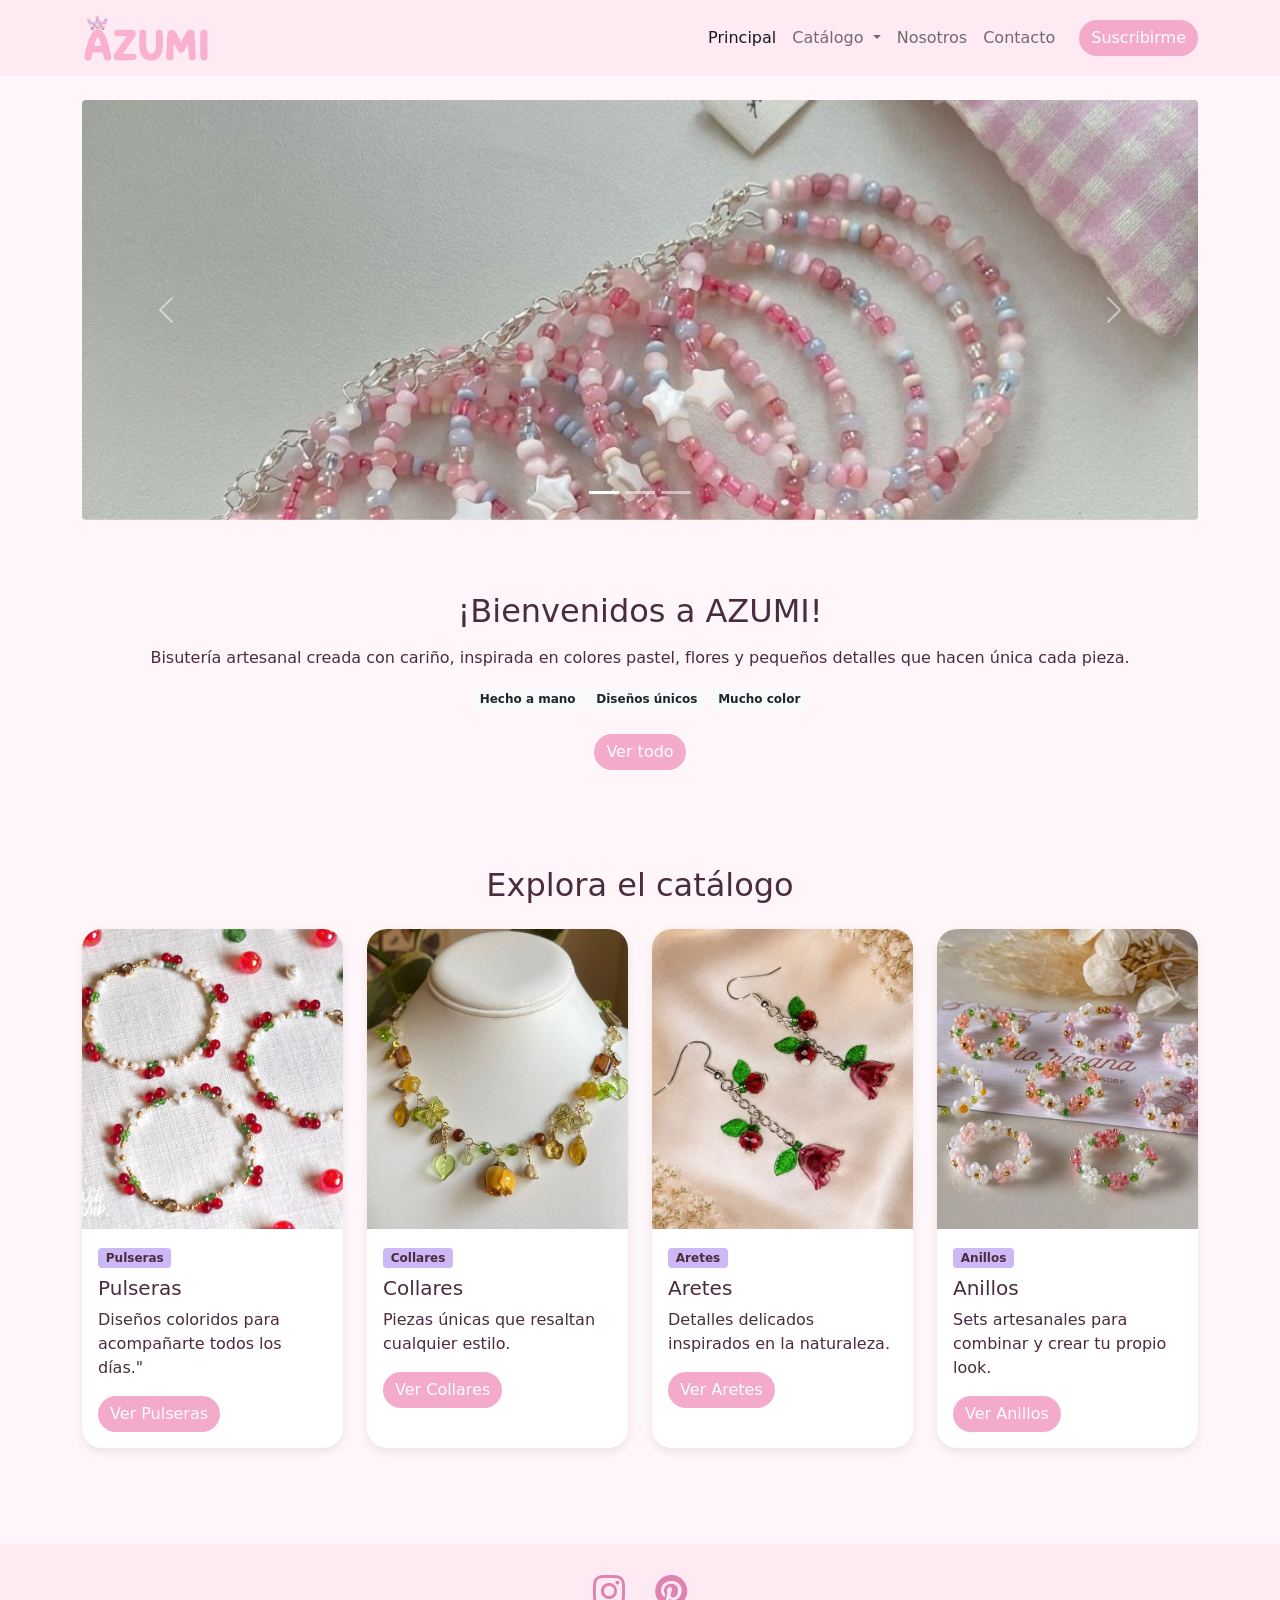
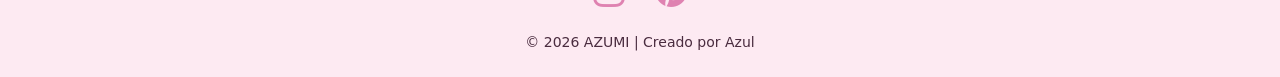
<file: index.html>
<!DOCTYPE html>
<html lang="es">
<head>
    <meta charset="UTF-8">
    <meta name="viewport" content="width=device-width, initial-scale=1.0">
    <meta name="author" content="Azul">
    <meta name="description" content="AZUMI: Bisuteria echa a mano">
    <title>AZUMI</title>
    <link rel="icon" href="imagenes/logo-a-azumi.png" type="png" >
    <link rel="stylesheet" href="css/bootstrap.min.css">
    <link rel="stylesheet" href="css/styles.css">
    <link rel="stylesheet" href="https://cdn.jsdelivr.net/npm/bootstrap-icons@1.11.3/font/bootstrap-icons.min.css">
</head>
<body>
<!--Navbar-->
<nav class="navbar navbar-expand-lg navbar-light sticky-top" style="background:#fdeaf2;">
  <div class="container">
    <a class="navbar-brand" href="index.html">
      <img src="imagenes/logo-azumi.png" alt="" height="50px">
    </a>
    <button class="navbar-toggler" type="button" data-bs-toggle="collapse" data-bs-target="#navbarNavDropdown" aria-controls="navbarNavDropdown" aria-expanded="false" aria-label="Toggle navigation">
      <span class="navbar-toggler-icon"></span>
    </button>
    <div class="collapse navbar-collapse" id="navbarNavDropdown">
      <ul class="navbar-nav ms-auto">
        <li class="nav-item">
          <a class="nav-link active" aria-current="page" href="index.html">Principal</a>
        </li>
        <li class="nav-item dropdown">
          <a class="nav-link dropdown-toggle" href="#" id="navbarDropdownMenuLink" role="button" data-bs-toggle="dropdown" aria-expanded="false">
            Catálogo
          </a>
          <ul class="dropdown-menu" aria-labelledby="navbarDropdownMenuLink">
            <li><a class="dropdown-item" href="pulseras.html">Pulseras</a></li>
            <li><a class="dropdown-item" href="collares.html">Collares</a></li>
            <li><a class="dropdown-item" href="aretes.html">Aretes</a></li>
            <li><a class="dropdown-item" href="anillos.html">Anillos</a></li>
          </ul>
        </li>
        <li class="nav-item">
          <a class="nav-link" href="acerca_de.html">Nosotros</a>
        </li>
        <li class="nav-item">
          <a class="nav-link" href="contacto.html">Contacto</a>
        </li>
      </ul>
      <a class="btn btn-rosa ms-lg-3 mt-2 mt-lg-0" href="suscripcion.html">Suscribirme</a>
    </div>
  </div>
</nav>

<main class="container my-4">
 
  <!--carrusel-->
  <div id="carrusel" class="carousel slide mb-4" data-bs-ride="carousel">
  <div class="carousel-indicators">
    <button type="button" data-bs-target="#carrusel" data-bs-slide-to="0" class="active" aria-current="true" aria-label="Slide 1"></button>
    <button type="button" data-bs-target="#carrusel" data-bs-slide-to="1" aria-label="Slide 2"></button>
    <button type="button" data-bs-target="#carrusel" data-bs-slide-to="2" aria-label="Slide 3"></button>
  </div>
  <div class="carousel-inner rounded">
    <div class="carousel-item active">
      <img src="imagenes/carrusel_imagen1.jpg" class="d-block w-100" alt="...">
    </div>
    <div class="carousel-item">
      <img src="imagenes/carrusel_imagen2.jpg" class="d-block w-100" alt="...">
    </div>
    <div class="carousel-item">
      <img src="imagenes/carrusel_imagen3.jpg" class="d-block w-100" alt="...">
    </div>
  </div>
  <button class="carousel-control-prev" type="button" data-bs-target="#carrusel" data-bs-slide="prev">
    <span class="carousel-control-prev-icon" aria-hidden="true"></span>
    <span class="visually-hidden">Previous</span>
  </button>
  <button class="carousel-control-next" type="button" data-bs-target="#carrusel" data-bs-slide="next">
    <span class="carousel-control-next-icon" aria-hidden="true"></span>
    <span class="visually-hidden">Next</span>
  </button>
  </div>


  <section class="bienvenida text-center py-5 mb-5">
    <h2 class="mb-3">¡Bienvenidos a AZUMI!</h2>

    <p class="mx-auto descripcion">
        Bisutería artesanal creada con cariño, inspirada en colores pastel,
        flores y pequeños detalles que hacen única cada pieza.
    </p>

    <div class="mt-3">
        <span class="badge bg-light text-dark">Hecho a mano</span>
        <span class="badge bg-light text-dark">Diseños únicos</span>
        <span class="badge bg-light text-dark">Mucho color</span>
    </div>

    <div class="mt-4">
        <a href="catalogo.html" class="btn btn-rosa">
            Ver todo
        </a>
    </div>
</section>

  
  <div class="text-center mb-4">
    <h2 class="mb-0">Explora el catálogo</h2>
  </div>
  <div class="row">
  <div class="col-md-3 mb-4">
    <div class="card h-100">
        <img src="imagenes/pulserasprincipal.jpg" class="card-img-top" alt="Pulseras">
        <div class="card-body">
          <span class="badge badge-genero mb-2">Pulseras</span>
          <h5 class="card-title">Pulseras</h5>
          <p class="card-text">Diseños coloridos para acompañarte todos los días."</p>
          <a class="btn btn-rosa" href="pulseras.html">Ver Pulseras</a>
        </div>
    </div>
  </div>
  <div class="col-md-3 mb-4">
    <div class="card h-100">
      <img src="imagenes/collarprincipal.jpg" class="card-img-top" alt="Collares">
      <div class="card-body">
        <span class="badge badge-genero mb-2">Collares</span>
        <h5 class="card-title">Collares</h5>
        <p class="card-text">Piezas únicas que resaltan cualquier estilo.</p>
        <a class="btn btn-rosa" href="collares.html">Ver Collares</a>
      </div>
    </div>
  </div>
  <div class="col-md-3 mb-4">
    <div class="card h-100">
      <img src="imagenes/aretesprincipal.jpg" class="card-img-top" alt="Aretes">
      <div class="card-body">
        <span class="badge badge-genero mb-2">Aretes</span>
        <h5 class="card-title">Aretes</h5>
        <p class="card-text">Detalles delicados inspirados en la naturaleza.</p>
        <a class="btn btn-rosa" href="aretes.html">Ver Aretes</a>
      </div>
    </div>
  </div>
  <div class="col-md-3 mb-4">
    <div class="card h-100">
      <img src="imagenes/anillosprincipal.jpg" class="card-img-top" alt="Anillos">
      <div class="card-body">
        <span class="badge badge-genero mb-2">Anillos</span>
        <h5 class="card-title">Anillos</h5>
        <p class="card-text">Sets artesanales para combinar y crear tu propio look.</p>
        <a class="btn btn-rosa" href="anillos.html">Ver Anillos</a>
      </div>
    </div>
  </div>
  </div>
</main>
<!--Footer-->
<footer class="footer-azumi mt-5 py-4">
    <div class="container text-center">
        <div class="social-icons mb-3">
            <a href="https://instagram.com/azullitooz" target="_blank"><i class="bi bi-instagram"></i></a>
            <a href="https://pinterest.com/" target="_blank"><i class="bi bi-pinterest"></i></a>
        </div> 
        <p class="mb-0 small">© 2026 AZUMI | Creado por Azul</p>
    </div>
</footer>
<script src="js/bootstrap.bundle.min.js"></script>
</body>
</html>
</file>
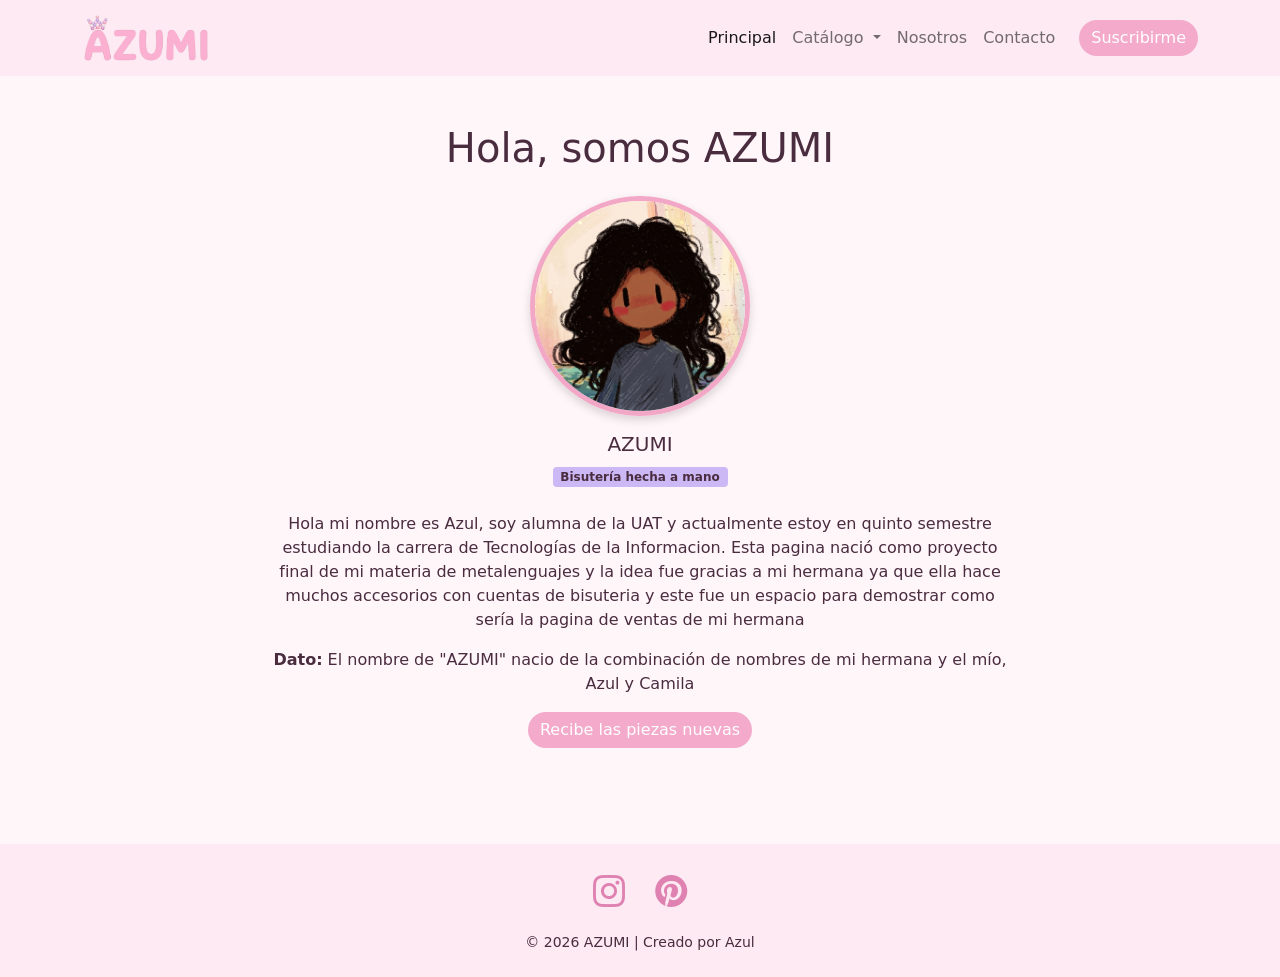
<file: acerca_de.html>
<!DOCTYPE html>
<html lang="es">
<head>
    <meta charset="UTF-8">
    <meta name="viewport" content="width=device-width, initial-scale=1.0">
    <meta name="author" content="Azul">
    <meta name="description" content="AZUMI: Bisuteria echa a mano">
    <title>AZUMI</title>
    <link rel="icon" href="imagenes/logo-a-azumi.png" type="png" >
    <link rel="stylesheet" href="css/bootstrap.min.css">
    <link rel="stylesheet" href="css/styles.css">
    <link rel="stylesheet" href="https://cdn.jsdelivr.net/npm/bootstrap-icons@1.11.3/font/bootstrap-icons.min.css">
</head>
<body>
<nav class="navbar navbar-expand-lg navbar-light sticky-top" style="background:#fdeaf2;">
  <div class="container">
    <a class="navbar-brand" href="index.html">
      <img src="imagenes/logo-azumi.png" alt="" height="50px">
    </a>
    <button class="navbar-toggler" type="button" data-bs-toggle="collapse" data-bs-target="#navbarNavDropdown" aria-controls="navbarNavDropdown" aria-expanded="false" aria-label="Toggle navigation">
      <span class="navbar-toggler-icon"></span>
    </button>
    <div class="collapse navbar-collapse" id="navbarNavDropdown">
      <ul class="navbar-nav ms-auto">
        <li class="nav-item">
          <a class="nav-link active" aria-current="page" href="index.html">Principal</a>
        </li>
        <li class="nav-item dropdown">
          <a class="nav-link dropdown-toggle" href="#" id="navbarDropdownMenuLink" role="button" data-bs-toggle="dropdown" aria-expanded="false">
            Catálogo
          </a>
          <ul class="dropdown-menu" aria-labelledby="navbarDropdownMenuLink">
            <li><a class="dropdown-item" href="pulseras.html">Pulseras</a></li>
            <li><a class="dropdown-item" href="collares.html">Collares</a></li>
            <li><a class="dropdown-item" href="aretes.html">Aretes</a></li>
            <li><a class="dropdown-item" href="anillos.html">Anillos</a></li>
          </ul>
        </li>
        <li class="nav-item">
          <a class="nav-link" href="acerca_de.html">Nosotros</a>
        </li>
        <li class="nav-item">
          <a class="nav-link" href="contacto.html">Contacto</a>
        </li>
      </ul>
      <a class="btn btn-rosa ms-lg-3 mt-2 mt-lg-0" href="suscripcion.html">Suscribirme</a>
    </div>
  </div>
</nav>

<main class="container my-5">
    <div class="text-center mb-4">
        <h1>Hola, somos AZUMI</h1>
    </div>
    <div class="row justify-content-center">
        <div class="col-md-8 text-center">
            <!-- Imagen -->
            <img src="imagenes/YO.jpg"
                 alt="AZUMI"
                 class="img-fluid rounded-circle mb-3"
                 style="width: 220px; height: 220px; object-fit: cover;">
            <h5>AZUMI</h5>
            <span class="badge badge-genero">
                Bisutería hecha a mano
            </span>
            <div class="mt-4">
                <p>
                    Hola mi nombre es Azul, soy alumna de la UAT y actualmente estoy en quinto semestre estudiando
                    la carrera de Tecnologías de la Informacion. Esta pagina nació como proyecto final de mi materia 
                    de metalenguajes y la idea fue gracias a mi hermana ya que ella hace muchos accesorios con cuentas
                    de bisuteria y este fue un espacio para demostrar como sería la pagina de ventas de mi hermana
                </p>
                <p>
                    <strong>Dato:</strong> El nombre de "AZUMI" nacio de la combinación de nombres de mi hermana y el mío, Azul y Camila
                </p>
                <a class="btn btn-rosa" href="suscripcion.html">
                    Recibe las piezas nuevas
                </a>
            </div>
        </div>
    </div>
</main>

  

<!--Footer-->
<footer class="footer-azumi mt-5 py-4">
    <div class="container text-center">
        <div class="social-icons mb-3">
            <a href="https://instagram.com/azullitooz" target="_blank"><i class="bi bi-instagram"></i></a>
            <a href="https://pinterest.com/" target="_blank"><i class="bi bi-pinterest"></i></a>
        </div> 
        <p class="mb-0 small">© 2026 AZUMI | Creado por Azul</p>
    </div>
</footer>
<script src="js/bootstrap.bundle.min.js"></script>
</body>
</html>
</file>
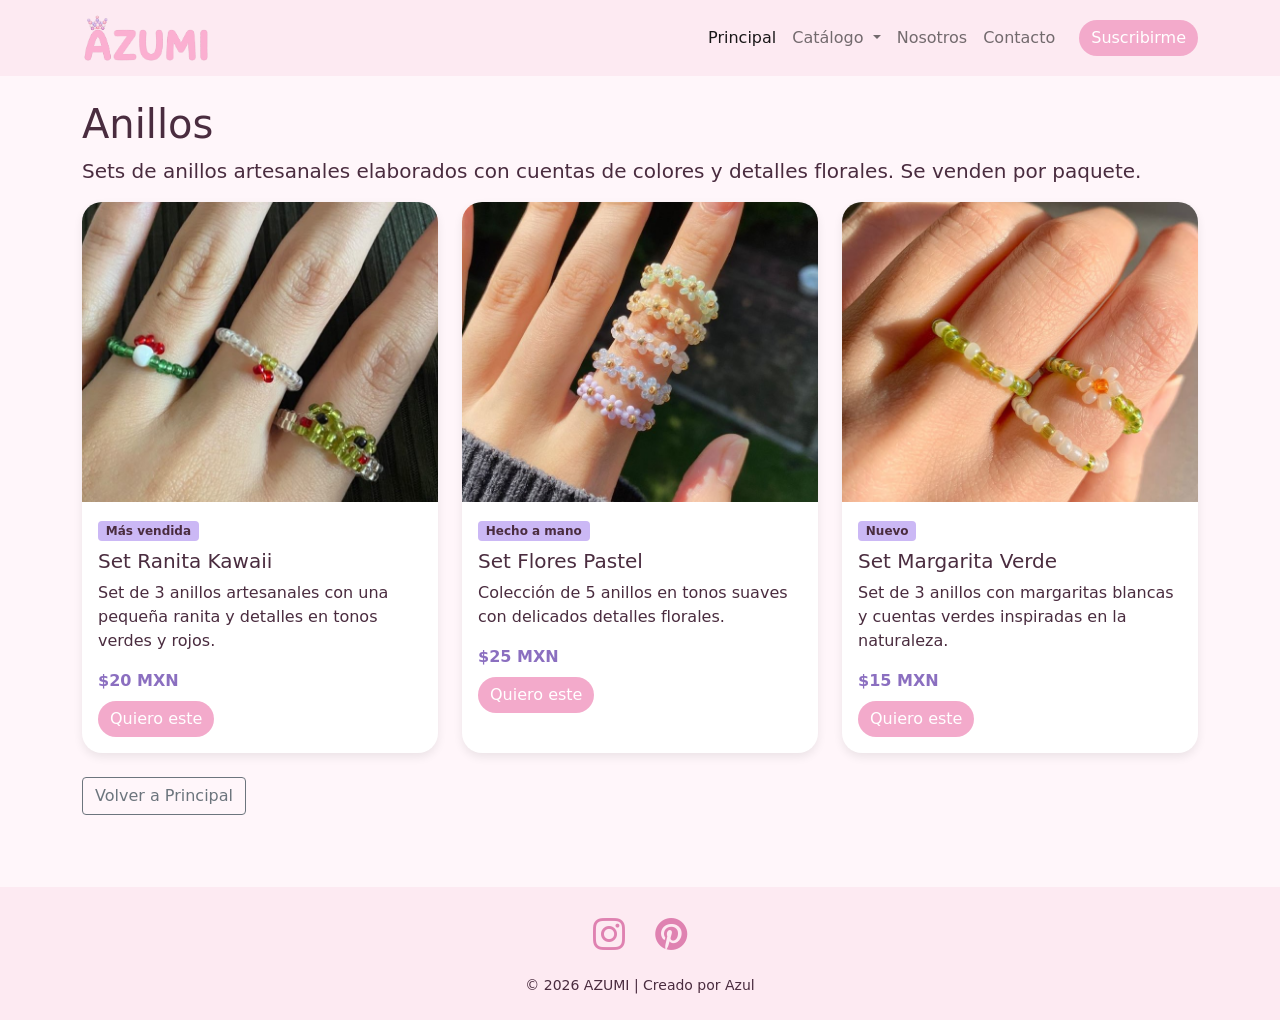
<file: anillos.html>
<!DOCTYPE html>
<html lang="es">
<head>
    <meta charset="UTF-8">
    <meta name="viewport" content="width=device-width, initial-scale=1.0">
    <meta name="author" content="Azul">
    <meta name="description" content="AZUMI: Bisuteria echa a mano">
    <title>AZUMI</title>
    <link rel="icon" href="imagenes/logo-a-azumi.png" type="png" >
    <link rel="stylesheet" href="css/bootstrap.min.css">
    <link rel="stylesheet" href="css/styles.css">
    <link rel="stylesheet" href="https://cdn.jsdelivr.net/npm/bootstrap-icons@1.11.3/font/bootstrap-icons.min.css">
</head>
<body>
<nav class="navbar navbar-expand-lg navbar-light sticky-top" style="background:#fdeaf2;">
  <div class="container">
    <a class="navbar-brand" href="index.html">
      <img src="imagenes/logo-azumi.png" alt="" height="50px">
    </a>
    <button class="navbar-toggler" type="button" data-bs-toggle="collapse" data-bs-target="#navbarNavDropdown" aria-controls="navbarNavDropdown" aria-expanded="false" aria-label="Toggle navigation">
      <span class="navbar-toggler-icon"></span>
    </button>
    <div class="collapse navbar-collapse" id="navbarNavDropdown">
      <ul class="navbar-nav ms-auto">
        <li class="nav-item">
          <a class="nav-link active" aria-current="page" href="index.html">Principal</a>
        </li>
        <li class="nav-item dropdown">
          <a class="nav-link dropdown-toggle" href="#" id="navbarDropdownMenuLink" role="button" data-bs-toggle="dropdown" aria-expanded="false">
            Catálogo
          </a>
          <ul class="dropdown-menu" aria-labelledby="navbarDropdownMenuLink">
            <li><a class="dropdown-item" href="pulseras.html">Pulseras</a></li>
            <li><a class="dropdown-item" href="collares.html">Collares</a></li>
            <li><a class="dropdown-item" href="aretes.html">Aretes</a></li>
            <li><a class="dropdown-item" href="anillos.html">Anillos</a></li>
          </ul>
        </li>
        <li class="nav-item">
          <a class="nav-link" href="acerca_de.html">Nosotros</a>
        </li>
        <li class="nav-item">
          <a class="nav-link" href="contacto.html">Contacto</a>
        </li>
      </ul>
      <a class="btn btn-rosa ms-lg-3 mt-2 mt-lg-0" href="suscripcion.html">Suscribirme</a>
    </div>
  </div>
</nav>

<main class="container my-4">
  <h1>Anillos</h1>
  <p class="lead">Sets de anillos artesanales elaborados con cuentas de colores y detalles florales. Se venden por paquete.</p>
  <div class="row">
    <div class="col-md-4 mb-4">
      <div class="card h-100">
        <img src="imagenes/anillo1.jpg" class="card-img-top" alt="Pulsera pastel de piedritas">
        <div class="card-body">
          <span class="badge badge-genero mb-2">Más vendida</span>
          <h5 class="card-title">Set Ranita Kawaii</h5>
          <p class="card-text">Set de 3 anillos artesanales con una pequeña ranita y detalles en tonos verdes y rojos.</p>
          <p class="fw-bold text-lila mb-2">$20 MXN</p>
          <a class="btn btn-rosa" href="contacto.html">Quiero este</a>
        </div>
      </div>
    </div>
    <div class="col-md-4 mb-4">
      <div class="card h-100">
        <img src="imagenes/anillo2.jpg" class="card-img-top" alt="Pulsera menta y rosa">
        <div class="card-body">
          <span class="badge badge-genero mb-2">Hecho a mano</span>
          <h5 class="card-title">Set Flores Pastel</h5>
          <p class="card-text">Colección de 5 anillos en tonos suaves con delicados detalles florales.</p>
          <p class="fw-bold text-lila mb-2">$25 MXN</p>
          <a class="btn btn-rosa" href="contacto.html">Quiero este</a>
        </div>
      </div>
    </div>
    <div class="col-md-4 mb-4">
      <div class="card h-100">
        <img src="imagenes/anillo3.jpg" class="card-img-top" alt="Pulsera con florecita rosa">
        <div class="card-body">
          <span class="badge badge-genero mb-2">Nuevo</span>
          <h5 class="card-title">Set Margarita Verde</h5>
          <p class="card-text">Set de 3 anillos con margaritas blancas y cuentas verdes inspiradas en la naturaleza.</p>
          <p class="fw-bold text-lila mb-2">$15 MXN</p>
          <a class="btn btn-rosa" href="contacto.html">Quiero este</a>
        </div>
      </div>
    </div>
  </div>
  <a class="btn btn-outline-secondary" href="index.html">Volver a Principal</a>
</main>
  

<!--Footer-->
<footer class="footer-azumi mt-5 py-4">
    <div class="container text-center">
        <div class="social-icons mb-3">
            <a href="https://instagram.com/azullitooz" target="_blank"><i class="bi bi-instagram"></i></a>
            <a href="https://pinterest.com/" target="_blank"><i class="bi bi-pinterest"></i></a>
        </div> 
        <p class="mb-0 small">© 2026 AZUMI | Creado por Azul</p>
    </div>
</footer>
<script src="js/bootstrap.bundle.min.js"></script>
</body>
</html>
</file>
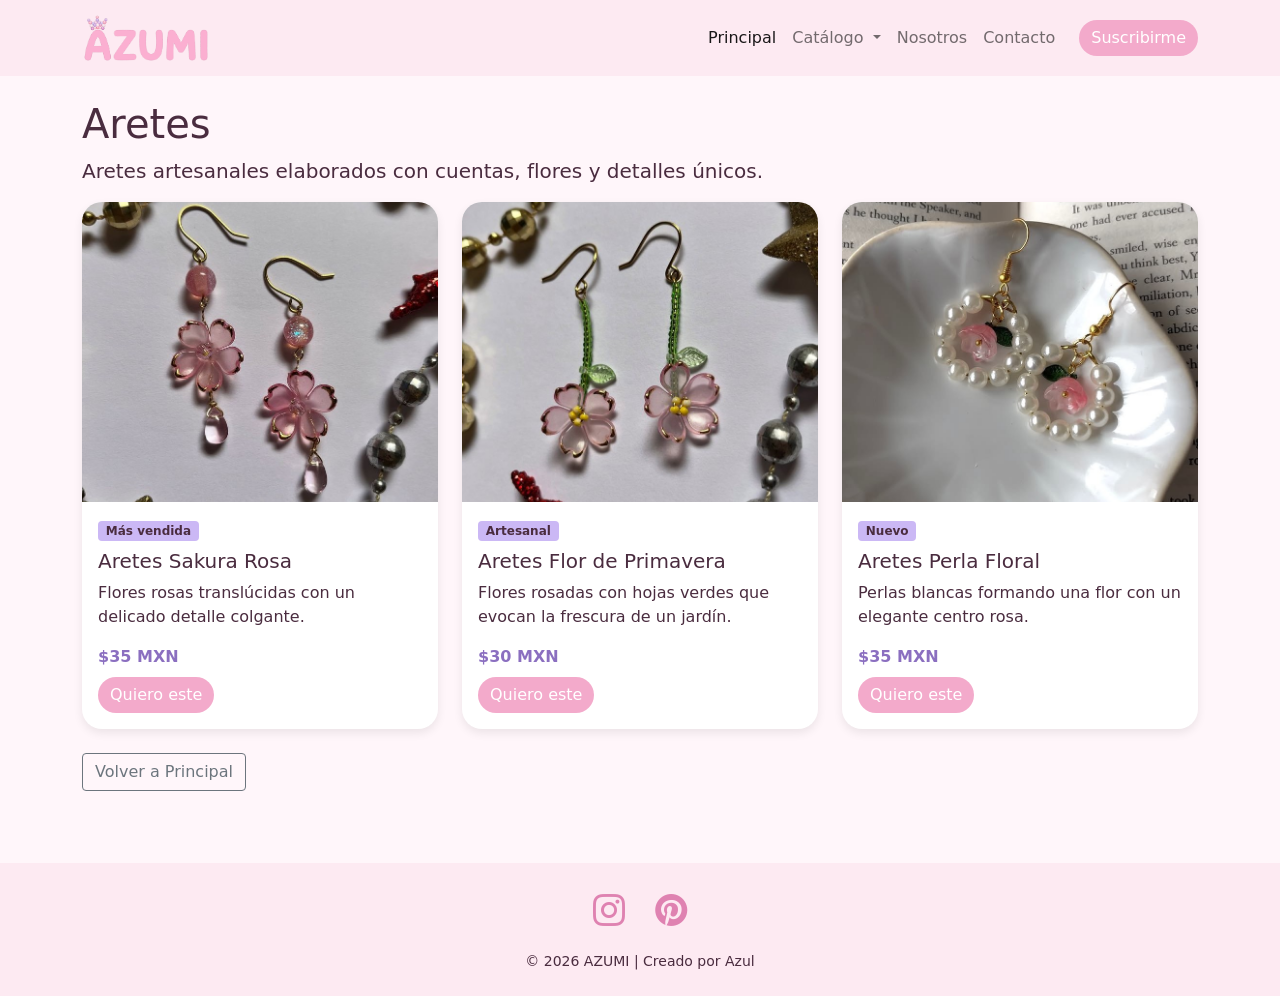
<file: aretes.html>
<!DOCTYPE html>
<html lang="es">
<head>
    <meta charset="UTF-8">
    <meta name="viewport" content="width=device-width, initial-scale=1.0">
    <meta name="author" content="Azul">
    <meta name="description" content="AZUMI: Bisuteria echa a mano">
    <title>AZUMI</title>
    <link rel="icon" href="imagenes/logo-a-azumi.png" type="png" >
    <link rel="stylesheet" href="css/bootstrap.min.css">
    <link rel="stylesheet" href="css/styles.css">
    <link rel="stylesheet" href="https://cdn.jsdelivr.net/npm/bootstrap-icons@1.11.3/font/bootstrap-icons.min.css">
</head>
<body>
<nav class="navbar navbar-expand-lg navbar-light sticky-top" style="background:#fdeaf2;">
  <div class="container">
    <a class="navbar-brand" href="index.html">
      <img src="imagenes/logo-azumi.png" alt="" height="50px">
    </a>
    <button class="navbar-toggler" type="button" data-bs-toggle="collapse" data-bs-target="#navbarNavDropdown" aria-controls="navbarNavDropdown" aria-expanded="false" aria-label="Toggle navigation">
      <span class="navbar-toggler-icon"></span>
    </button>
    <div class="collapse navbar-collapse" id="navbarNavDropdown">
      <ul class="navbar-nav ms-auto">
        <li class="nav-item">
          <a class="nav-link active" aria-current="page" href="index.html">Principal</a>
        </li>
        <li class="nav-item dropdown">
          <a class="nav-link dropdown-toggle" href="#" id="navbarDropdownMenuLink" role="button" data-bs-toggle="dropdown" aria-expanded="false">
            Catálogo
          </a>
          <ul class="dropdown-menu" aria-labelledby="navbarDropdownMenuLink">
            <li><a class="dropdown-item" href="pulseras.html">Pulseras</a></li>
            <li><a class="dropdown-item" href="collares.html">Collares</a></li>
            <li><a class="dropdown-item" href="aretes.html">Aretes</a></li>
            <li><a class="dropdown-item" href="anillos.html">Anillos</a></li>
          </ul>
        </li>
        <li class="nav-item">
          <a class="nav-link" href="acerca_de.html">Nosotros</a>
        </li>
        <li class="nav-item">
          <a class="nav-link" href="contacto.html">Contacto</a>
        </li>
      </ul>
      <a class="btn btn-rosa ms-lg-3 mt-2 mt-lg-0" href="suscripcion.html">Suscribirme</a>
    </div>
  </div>
</nav>

<main class="container my-4">
  <h1>Aretes</h1>
  <p class="lead">Aretes artesanales elaborados con cuentas, flores y detalles únicos.</p>
  <div class="row">
    <div class="col-md-4 mb-4">
      <div class="card h-100">
        <img src="imagenes/arete1.jpg" class="card-img-top" alt="Pulsera pastel de piedritas">
        <div class="card-body">
          <span class="badge badge-genero mb-2">Más vendida</span>
          <h5 class="card-title">Aretes Sakura Rosa</h5>
          <p class="card-text">Flores rosas translúcidas con un delicado detalle colgante.</p>
          <p class="fw-bold text-lila mb-2">$35 MXN</p>
          <a class="btn btn-rosa" href="contacto.html">Quiero este</a>
        </div>
      </div>
    </div>
    <div class="col-md-4 mb-4">
      <div class="card h-100">
        <img src="imagenes/arete2.jpg" class="card-img-top" alt="Pulsera menta y rosa">
        <div class="card-body">
          <span class="badge badge-genero mb-2">Artesanal</span>
          <h5 class="card-title">Aretes Flor de Primavera</h5>
          <p class="card-text">Flores rosadas con hojas verdes que evocan la frescura de un jardín.</p>
          <p class="fw-bold text-lila mb-2">$30 MXN</p>
          <a class="btn btn-rosa" href="contacto.html">Quiero este</a>
        </div>
      </div>
    </div>
    <div class="col-md-4 mb-4">
      <div class="card h-100">
        <img src="imagenes/arete3.jpg" class="card-img-top" alt="Pulsera con florecita rosa">
        <div class="card-body">
          <span class="badge badge-genero mb-2">Nuevo</span>
          <h5 class="card-title">Aretes Perla Floral</h5>
          <p class="card-text">Perlas blancas formando una flor con un elegante centro rosa.</p>
          <p class="fw-bold text-lila mb-2">$35 MXN</p>
          <a class="btn btn-rosa" href="contacto.html">Quiero este</a>
        </div>
      </div>
    </div>
  </div>
  <a class="btn btn-outline-secondary" href="index.html">Volver a Principal</a>
</main>
  

<!--Footer-->
<footer class="footer-azumi mt-5 py-4">
    <div class="container text-center">
        <div class="social-icons mb-3">
            <a href="https://instagram.com/azullitooz" target="_blank"><i class="bi bi-instagram"></i></a>
            <a href="https://pinterest.com/" target="_blank"><i class="bi bi-pinterest"></i></a>
        </div> 
        <p class="mb-0 small">© 2026 AZUMI | Creado por Azul</p>
    </div>
</footer>
<script src="js/bootstrap.bundle.min.js"></script>
</body>
</html>
</file>
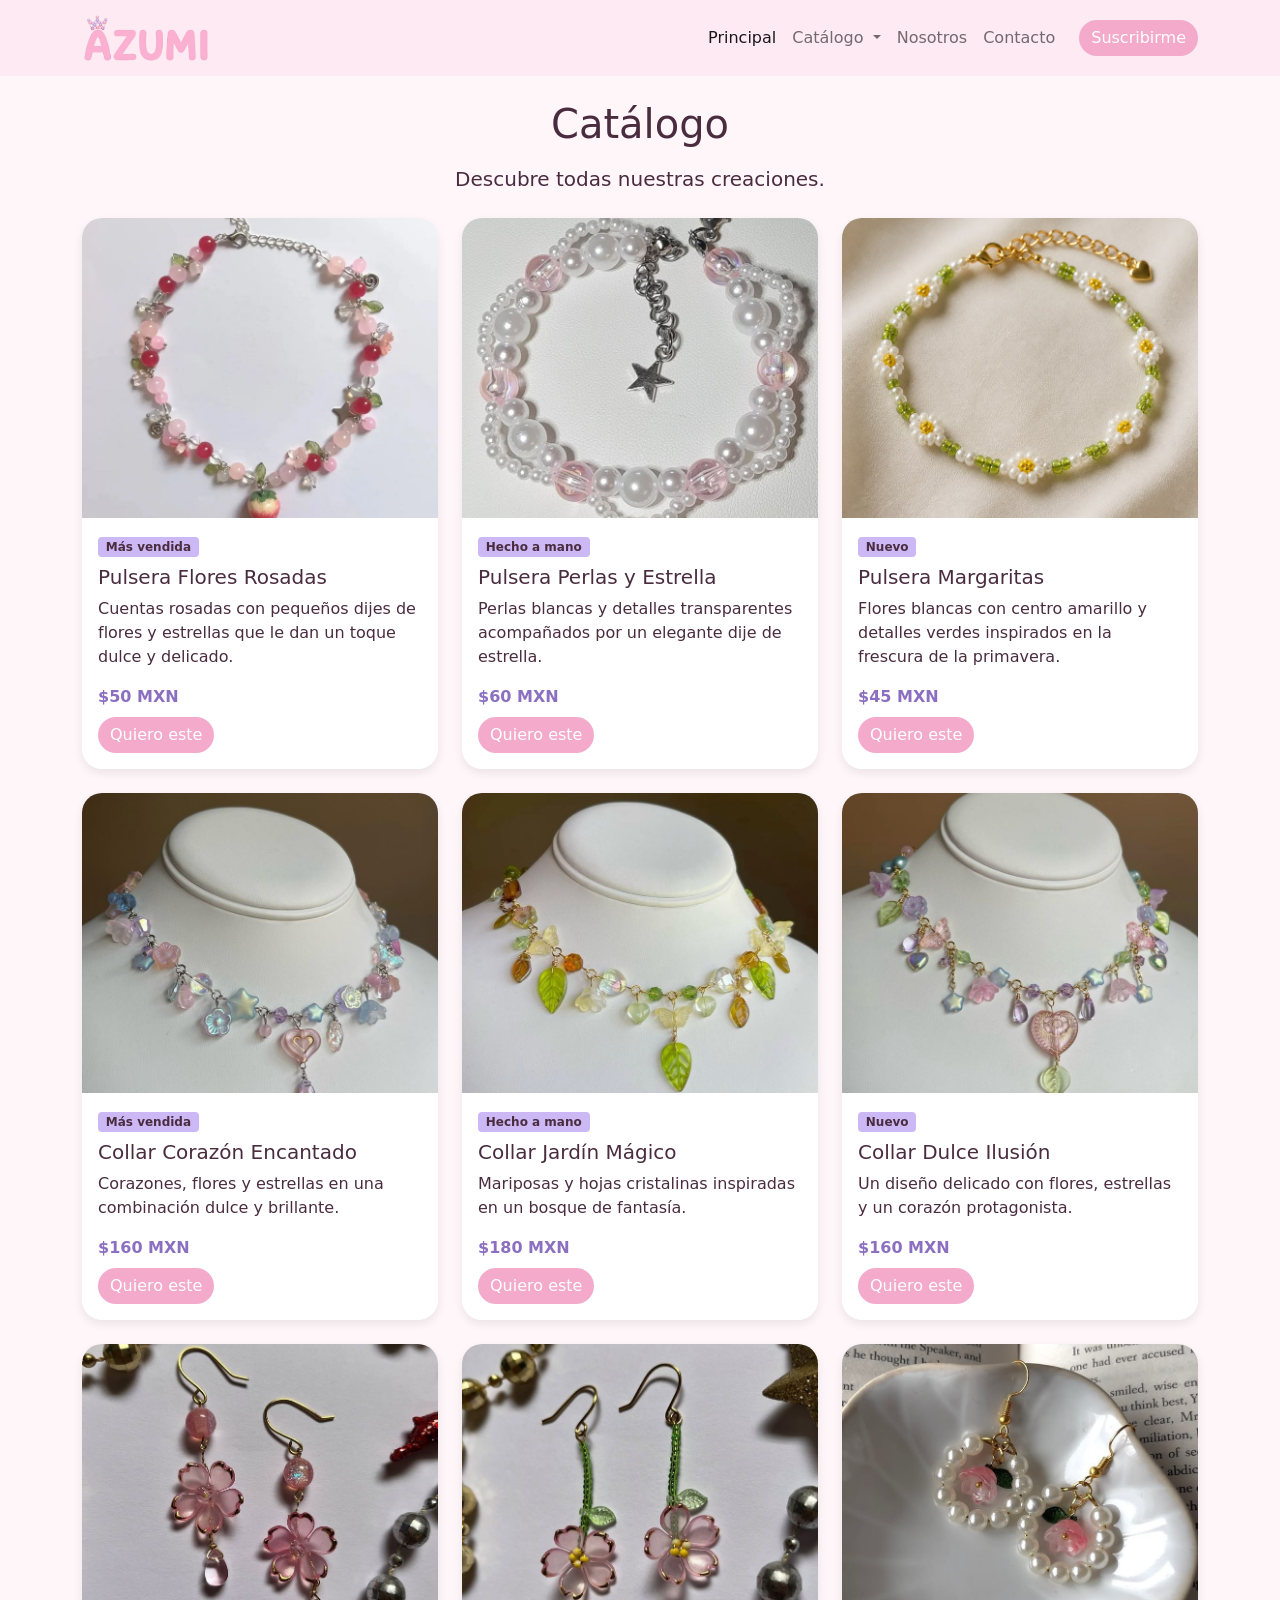
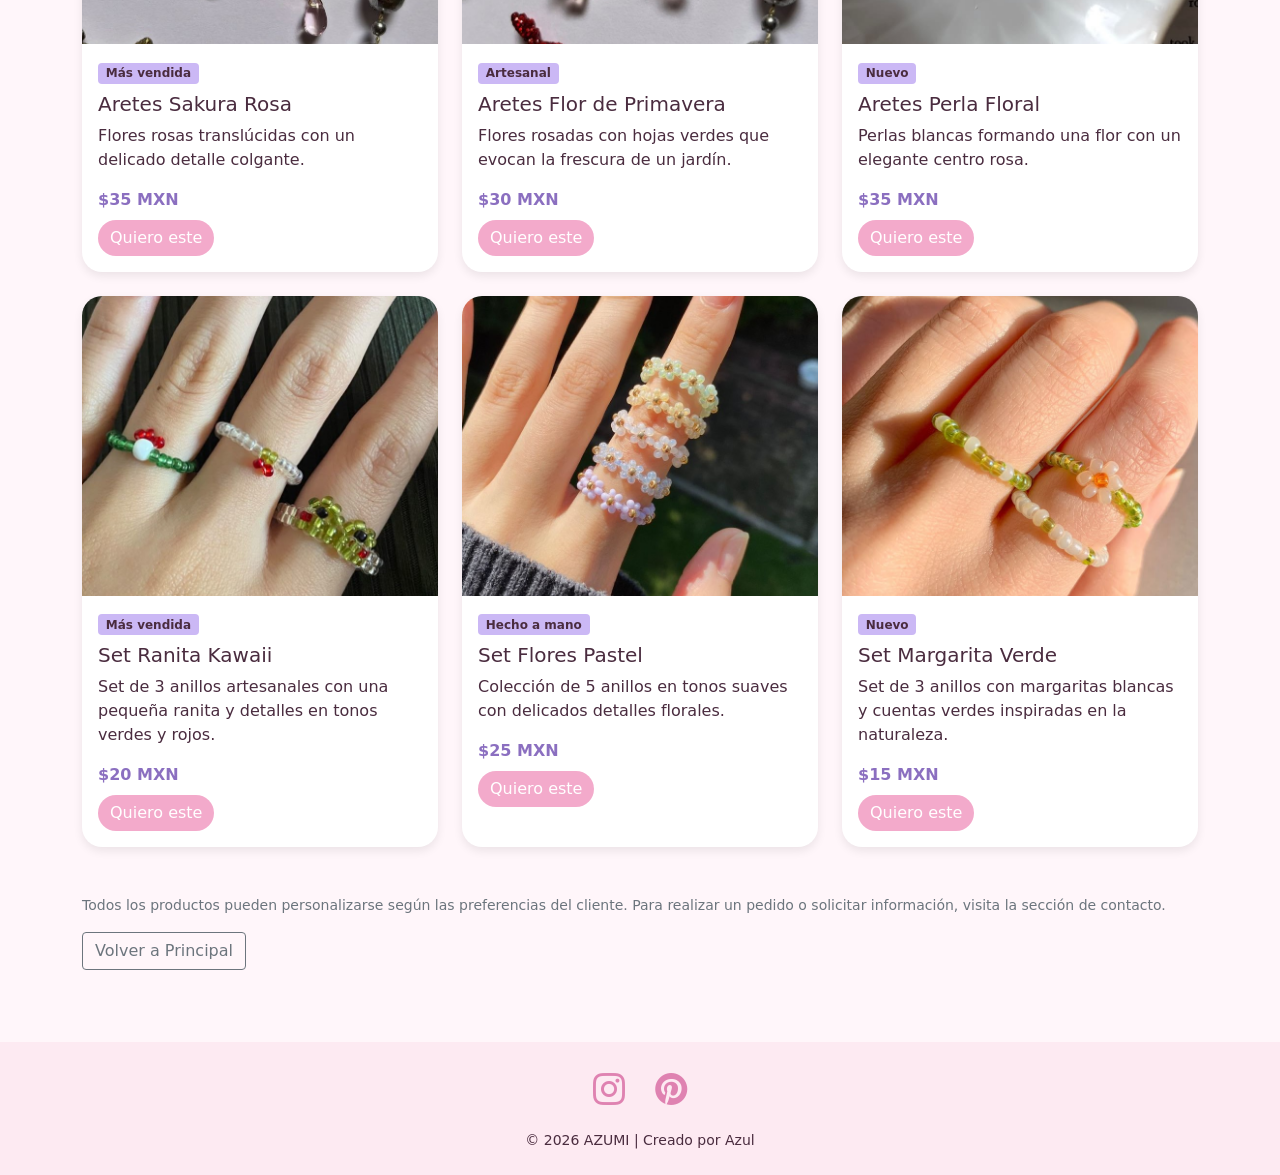
<file: catalogo.html>
<!DOCTYPE html>
<html lang="es">
<head>
    <meta charset="UTF-8">
    <meta name="viewport" content="width=device-width, initial-scale=1.0">
    <meta name="author" content="Azul">
    <meta name="description" content="AZUMI: Bisuteria echa a mano">
    <title>AZUMI</title>
    <link rel="icon" href="imagenes/logo-a-azumi.png" type="png" >
    <link rel="stylesheet" href="css/bootstrap.min.css">
    <link rel="stylesheet" href="css/styles.css">
    <link rel="stylesheet" href="https://cdn.jsdelivr.net/npm/bootstrap-icons@1.11.3/font/bootstrap-icons.min.css">
</head>
<body>
<nav class="navbar navbar-expand-lg navbar-light sticky-top" style="background:#fdeaf2;">
  <div class="container">
    <a class="navbar-brand" href="index.html">
      <img src="imagenes/logo-azumi.png" alt="" height="50px">
    </a>
    <button class="navbar-toggler" type="button" data-bs-toggle="collapse" data-bs-target="#navbarNavDropdown" aria-controls="navbarNavDropdown" aria-expanded="false" aria-label="Toggle navigation">
      <span class="navbar-toggler-icon"></span>
    </button>
    <div class="collapse navbar-collapse" id="navbarNavDropdown">
      <ul class="navbar-nav ms-auto">
        <li class="nav-item">
          <a class="nav-link active" aria-current="page" href="index.html">Principal</a>
        </li>
        <li class="nav-item dropdown">
          <a class="nav-link dropdown-toggle" href="#" id="navbarDropdownMenuLink" role="button" data-bs-toggle="dropdown" aria-expanded="false">
            Catálogo
          </a>
          <ul class="dropdown-menu" aria-labelledby="navbarDropdownMenuLink">
            <li><a class="dropdown-item" href="pulseras.html">Pulseras</a></li>
            <li><a class="dropdown-item" href="collares.html">Collares</a></li>
            <li><a class="dropdown-item" href="aretes.html">Aretes</a></li>
            <li><a class="dropdown-item" href="anillos.html">Anillos</a></li>
          </ul>
        </li>
        <li class="nav-item">
          <a class="nav-link" href="acerca_de.html">Nosotros</a>
        </li>
        <li class="nav-item">
          <a class="nav-link" href="contacto.html">Contacto</a>
        </li>
      </ul>
      <a class="btn btn-rosa ms-lg-3 mt-2 mt-lg-0" href="suscripcion.html">Suscribirme</a>
    </div>
  </div>
</nav>


<main class="container my-4">
  <h1 class="text-center mb-3">Catálogo</h1>
  <p class="lead text-center mb-4">
    Descubre todas nuestras creaciones.
  </p>

  <!-- TARJETAS DE PULSERAS-->
  <div class="row">
    <div class="col-md-4 mb-4">
      <div class="card h-100">
        <img src="imagenes/pulsera1.jpg" class="card-img-top" alt="Pulsera pastel de piedritas">
        <div class="card-body">
          <span class="badge badge-genero mb-2">Más vendida</span>
          <h5 class="card-title">Pulsera Flores Rosadas</h5>
          <p class="card-text">Cuentas rosadas con pequeños dijes de flores y estrellas que le dan un toque dulce y delicado.</p>
          <p class="fw-bold text-lila mb-2">$50 MXN</p>
          <a class="btn btn-rosa" href="contacto.html">Quiero este</a>
        </div>
      </div>
    </div>
    <div class="col-md-4 mb-4">
      <div class="card h-100">
        <img src="imagenes/pulsera2.jpg" class="card-img-top" alt="Pulsera menta y rosa">
        <div class="card-body">
          <span class="badge badge-genero mb-2">Hecho a mano</span>
          <h5 class="card-title">Pulsera Perlas y Estrella</h5>
          <p class="card-text">Perlas blancas y detalles transparentes acompañados por un elegante dije de estrella.</p>
          <p class="fw-bold text-lila mb-2">$60 MXN</p>
          <a class="btn btn-rosa" href="contacto.html">Quiero este</a>
        </div>
      </div>
    </div>
    <div class="col-md-4 mb-4">
      <div class="card h-100">
        <img src="imagenes/pulsera3.jpg" class="card-img-top" alt="Pulsera con florecita rosa">
        <div class="card-body">
          <span class="badge badge-genero mb-2">Nuevo</span>
          <h5 class="card-title">Pulsera Margaritas</h5>
          <p class="card-text">Flores blancas con centro amarillo y detalles verdes inspirados en la frescura de la primavera.</p>
          <p class="fw-bold text-lila mb-2">$45 MXN</p>
          <a class="btn btn-rosa" href="contacto.html">Quiero este</a>
        </div>
      </div>
    </div>
  </div>

  <!-- TARJETAS DE COLLARES-->
  <div class="row">
    <div class="col-md-4 mb-4">
      <div class="card h-100">
        <img src="imagenes/collar1.jpg" class="card-img-top" alt="Pulsera pastel de piedritas">
        <div class="card-body">
          <span class="badge badge-genero mb-2">Más vendida</span>
          <h5 class="card-title">Collar Corazón Encantado</h5>
          <p class="card-text">Corazones, flores y estrellas en una combinación dulce y brillante.</p>
          <p class="fw-bold text-lila mb-2">$160 MXN</p>
          <a class="btn btn-rosa" href="contacto.html">Quiero este</a>
        </div>
      </div>
    </div>
    <div class="col-md-4 mb-4">
      <div class="card h-100">
        <img src="imagenes/collar2.jpg" class="card-img-top" alt="Pulsera menta y rosa">
        <div class="card-body">
          <span class="badge badge-genero mb-2">Hecho a mano</span>
          <h5 class="card-title">Collar Jardín Mágico</h5>
          <p class="card-text">Mariposas y hojas cristalinas inspiradas en un bosque de fantasía.</p>
          <p class="fw-bold text-lila mb-2">$180 MXN</p>
          <a class="btn btn-rosa" href="contacto.html">Quiero este</a>
        </div>
      </div>
    </div>
    <div class="col-md-4 mb-4">
      <div class="card h-100">
        <img src="imagenes/collar3.jpg" class="card-img-top" alt="Pulsera con florecita rosa">
        <div class="card-body">
          <span class="badge badge-genero mb-2">Nuevo</span>
          <h5 class="card-title">Collar Dulce Ilusión</h5>
          <p class="card-text">Un diseño delicado con flores, estrellas y un corazón protagonista.</p>
          <p class="fw-bold text-lila mb-2">$160 MXN</p>
          <a class="btn btn-rosa" href="contacto.html">Quiero este</a>
        </div>
      </div>
    </div>
  </div>

  <!-- TARJETAS DE ARETES-->
  <div class="row">
    <div class="col-md-4 mb-4">
      <div class="card h-100">
        <img src="imagenes/arete1.jpg" class="card-img-top" alt="Pulsera pastel de piedritas">
        <div class="card-body">
          <span class="badge badge-genero mb-2">Más vendida</span>
          <h5 class="card-title">Aretes Sakura Rosa</h5>
          <p class="card-text">Flores rosas translúcidas con un delicado detalle colgante.</p>
          <p class="fw-bold text-lila mb-2">$35 MXN</p>
          <a class="btn btn-rosa" href="contacto.html">Quiero este</a>
        </div>
      </div>
    </div>
    <div class="col-md-4 mb-4">
      <div class="card h-100">
        <img src="imagenes/arete2.jpg" class="card-img-top" alt="Pulsera menta y rosa">
        <div class="card-body">
          <span class="badge badge-genero mb-2">Artesanal</span>
          <h5 class="card-title">Aretes Flor de Primavera</h5>
          <p class="card-text">Flores rosadas con hojas verdes que evocan la frescura de un jardín.</p>
          <p class="fw-bold text-lila mb-2">$30 MXN</p>
          <a class="btn btn-rosa" href="contacto.html">Quiero este</a>
        </div>
      </div>
    </div>
    <div class="col-md-4 mb-4">
      <div class="card h-100">
        <img src="imagenes/arete3.jpg" class="card-img-top" alt="Pulsera con florecita rosa">
        <div class="card-body">
          <span class="badge badge-genero mb-2">Nuevo</span>
          <h5 class="card-title">Aretes Perla Floral</h5>
          <p class="card-text">Perlas blancas formando una flor con un elegante centro rosa.</p>
          <p class="fw-bold text-lila mb-2">$35 MXN</p>
          <a class="btn btn-rosa" href="contacto.html">Quiero este</a>
        </div>
      </div>
    </div>
  </div>

  <!-- TARJETAS DE ANILLOS-->
  <div class="row">
    <div class="col-md-4 mb-4">
      <div class="card h-100">
        <img src="imagenes/anillo1.jpg" class="card-img-top" alt="Pulsera pastel de piedritas">
        <div class="card-body">
          <span class="badge badge-genero mb-2">Más vendida</span>
          <h5 class="card-title">Set Ranita Kawaii</h5>
          <p class="card-text">Set de 3 anillos artesanales con una pequeña ranita y detalles en tonos verdes y rojos.</p>
          <p class="fw-bold text-lila mb-2">$20 MXN</p>
          <a class="btn btn-rosa" href="contacto.html">Quiero este</a>
        </div>
      </div>
    </div>
    <div class="col-md-4 mb-4">
      <div class="card h-100">
        <img src="imagenes/anillo2.jpg" class="card-img-top" alt="Pulsera menta y rosa">
        <div class="card-body">
          <span class="badge badge-genero mb-2">Hecho a mano</span>
          <h5 class="card-title">Set Flores Pastel</h5>
          <p class="card-text">Colección de 5 anillos en tonos suaves con delicados detalles florales.</p>
          <p class="fw-bold text-lila mb-2">$25 MXN</p>
          <a class="btn btn-rosa" href="contacto.html">Quiero este</a>
        </div>
      </div>
    </div>
    <div class="col-md-4 mb-4">
      <div class="card h-100">
        <img src="imagenes/anillo3.jpg" class="card-img-top" alt="Pulsera con florecita rosa">
        <div class="card-body">
          <span class="badge badge-genero mb-2">Nuevo</span>
          <h5 class="card-title">Set Margarita Verde</h5>
          <p class="card-text">Set de 3 anillos con margaritas blancas y cuentas verdes inspiradas en la naturaleza.</p>
          <p class="fw-bold text-lila mb-2">$15 MXN</p>
          <a class="btn btn-rosa" href="contacto.html">Quiero este</a>
        </div>
      </div>
    </div>
  </div>

  <p class="text-muted small mt-4">
    Todos los productos pueden personalizarse según las preferencias del cliente. Para realizar un pedido o solicitar información, visita la sección de contacto.
  </p>
  <a class="btn btn-outline-secondary" href="index.html">Volver a Principal</a>
</main>




<!--Footer-->
<footer class="footer-azumi mt-5 py-4">
    <div class="container text-center">
        <div class="social-icons mb-3">
            <a href="https://instagram.com/azullitooz" target="_blank"><i class="bi bi-instagram"></i></a>
            <a href="https://pinterest.com/" target="_blank"><i class="bi bi-pinterest"></i></a>
        </div> 
        <p class="mb-0 small">© 2026 AZUMI | Creado por Azul</p>
    </div>
</footer>
<script src="js/bootstrap.bundle.min.js"></script>
</body>
</html>
</file>
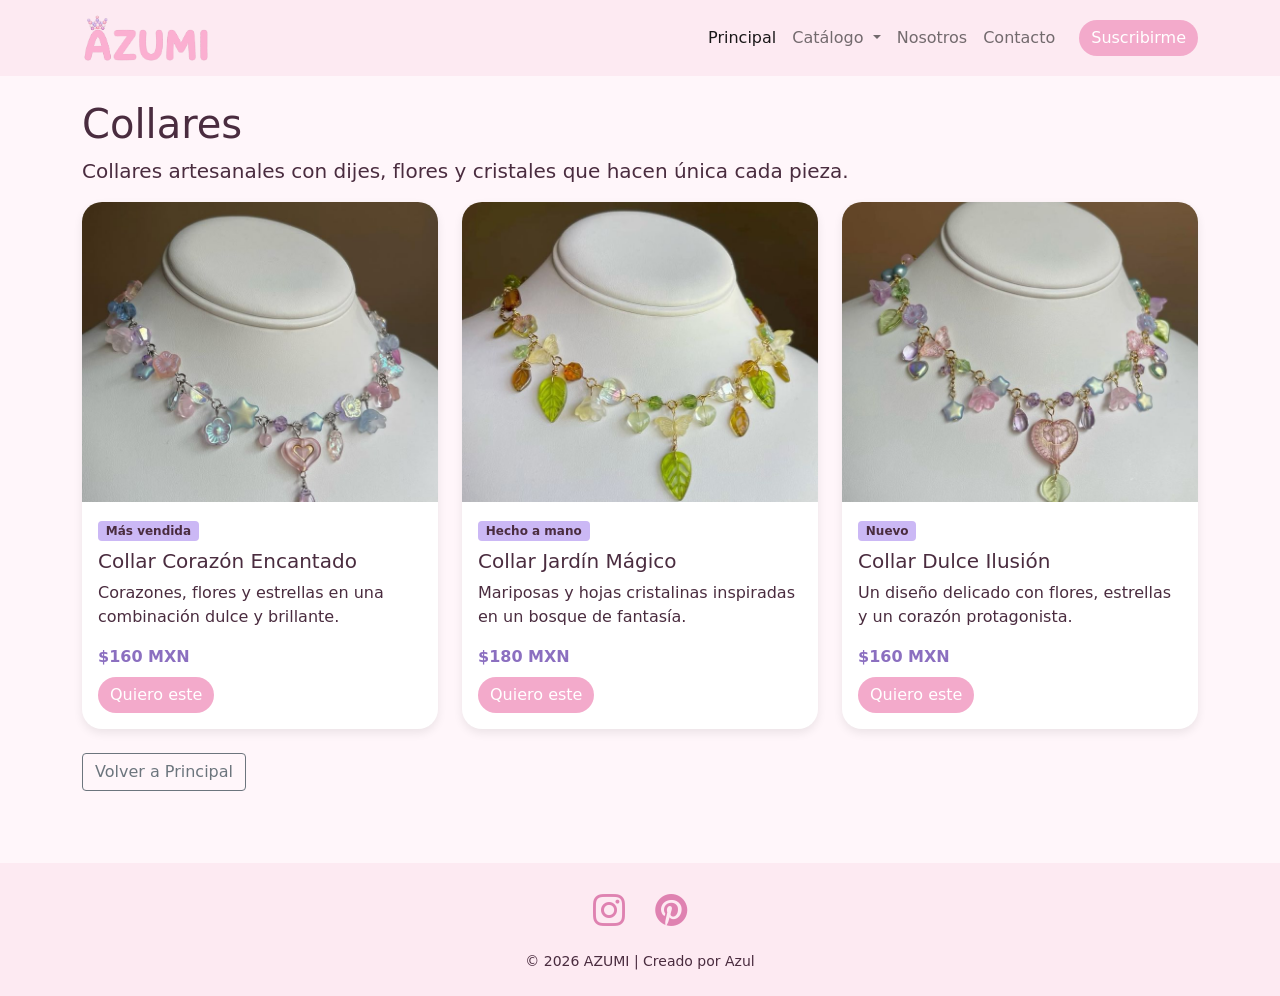
<file: collares.html>
<!DOCTYPE html>
<html lang="es">
<head>
    <meta charset="UTF-8">
    <meta name="viewport" content="width=device-width, initial-scale=1.0">
    <meta name="author" content="Azul">
    <meta name="description" content="AZUMI: Bisuteria echa a mano">
    <title>AZUMI</title>
    <link rel="icon" href="imagenes/logo-a-azumi.png" type="png" >
    <link rel="stylesheet" href="css/bootstrap.min.css">
    <link rel="stylesheet" href="css/styles.css">
    <link rel="stylesheet" href="https://cdn.jsdelivr.net/npm/bootstrap-icons@1.11.3/font/bootstrap-icons.min.css">
</head>
<body>
<nav class="navbar navbar-expand-lg navbar-light sticky-top" style="background:#fdeaf2;">
  <div class="container">
    <a class="navbar-brand" href="index.html">
      <img src="imagenes/logo-azumi.png" alt="" height="50px">
    </a>
    <button class="navbar-toggler" type="button" data-bs-toggle="collapse" data-bs-target="#navbarNavDropdown" aria-controls="navbarNavDropdown" aria-expanded="false" aria-label="Toggle navigation">
      <span class="navbar-toggler-icon"></span>
    </button>
    <div class="collapse navbar-collapse" id="navbarNavDropdown">
      <ul class="navbar-nav ms-auto">
        <li class="nav-item">
          <a class="nav-link active" aria-current="page" href="index.html">Principal</a>
        </li>
        <li class="nav-item dropdown">
          <a class="nav-link dropdown-toggle" href="#" id="navbarDropdownMenuLink" role="button" data-bs-toggle="dropdown" aria-expanded="false">
            Catálogo
          </a>
          <ul class="dropdown-menu" aria-labelledby="navbarDropdownMenuLink">
            <li><a class="dropdown-item" href="pulseras.html">Pulseras</a></li>
            <li><a class="dropdown-item" href="collares.html">Collares</a></li>
            <li><a class="dropdown-item" href="aretes.html">Aretes</a></li>
            <li><a class="dropdown-item" href="anillos.html">Anillos</a></li>
          </ul>
        </li>
        <li class="nav-item">
          <a class="nav-link" href="acerca_de.html">Nosotros</a>
        </li>
        <li class="nav-item">
          <a class="nav-link" href="contacto.html">Contacto</a>
        </li>
      </ul>
      <a class="btn btn-rosa ms-lg-3 mt-2 mt-lg-0" href="suscripcion.html">Suscribirme</a>
    </div>
  </div>
</nav>

<main class="container my-4">
  <h1>Collares</h1>
  <p class="lead">Collares artesanales con dijes, flores y cristales que hacen única cada pieza.</p>
  <div class="row">
    <div class="col-md-4 mb-4">
      <div class="card h-100">
        <img src="imagenes/collar1.jpg" class="card-img-top" alt="Pulsera pastel de piedritas">
        <div class="card-body">
          <span class="badge badge-genero mb-2">Más vendida</span>
          <h5 class="card-title">Collar Corazón Encantado</h5>
          <p class="card-text">Corazones, flores y estrellas en una combinación dulce y brillante.</p>
          <p class="fw-bold text-lila mb-2">$160 MXN</p>
          <a class="btn btn-rosa" href="contacto.html">Quiero este</a>
        </div>
      </div>
    </div>
    <div class="col-md-4 mb-4">
      <div class="card h-100">
        <img src="imagenes/collar2.jpg" class="card-img-top" alt="Pulsera menta y rosa">
        <div class="card-body">
          <span class="badge badge-genero mb-2">Hecho a mano</span>
          <h5 class="card-title">Collar Jardín Mágico</h5>
          <p class="card-text">Mariposas y hojas cristalinas inspiradas en un bosque de fantasía.</p>
          <p class="fw-bold text-lila mb-2">$180 MXN</p>
          <a class="btn btn-rosa" href="contacto.html">Quiero este</a>
        </div>
      </div>
    </div>
    <div class="col-md-4 mb-4">
      <div class="card h-100">
        <img src="imagenes/collar3.jpg" class="card-img-top" alt="Pulsera con florecita rosa">
        <div class="card-body">
          <span class="badge badge-genero mb-2">Nuevo</span>
          <h5 class="card-title">Collar Dulce Ilusión</h5>
          <p class="card-text">Un diseño delicado con flores, estrellas y un corazón protagonista.</p>
          <p class="fw-bold text-lila mb-2">$160 MXN</p>
          <a class="btn btn-rosa" href="contacto.html">Quiero este</a>
        </div>
      </div>
    </div>
  </div>
  <a class="btn btn-outline-secondary" href="index.html">Volver a Principal</a>
</main>
  

<!--Footer-->
<footer class="footer-azumi mt-5 py-4">
    <div class="container text-center">
        <div class="social-icons mb-3">
            <a href="https://instagram.com/azullitooz" target="_blank"><i class="bi bi-instagram"></i></a>
            <a href="https://pinterest.com/" target="_blank"><i class="bi bi-pinterest"></i></a>
        </div> 
        <p class="mb-0 small">© 2026 AZUMI | Creado por Azul</p>
    </div>
</footer>
<script src="js/bootstrap.bundle.min.js"></script>
</body>
</html>
</file>
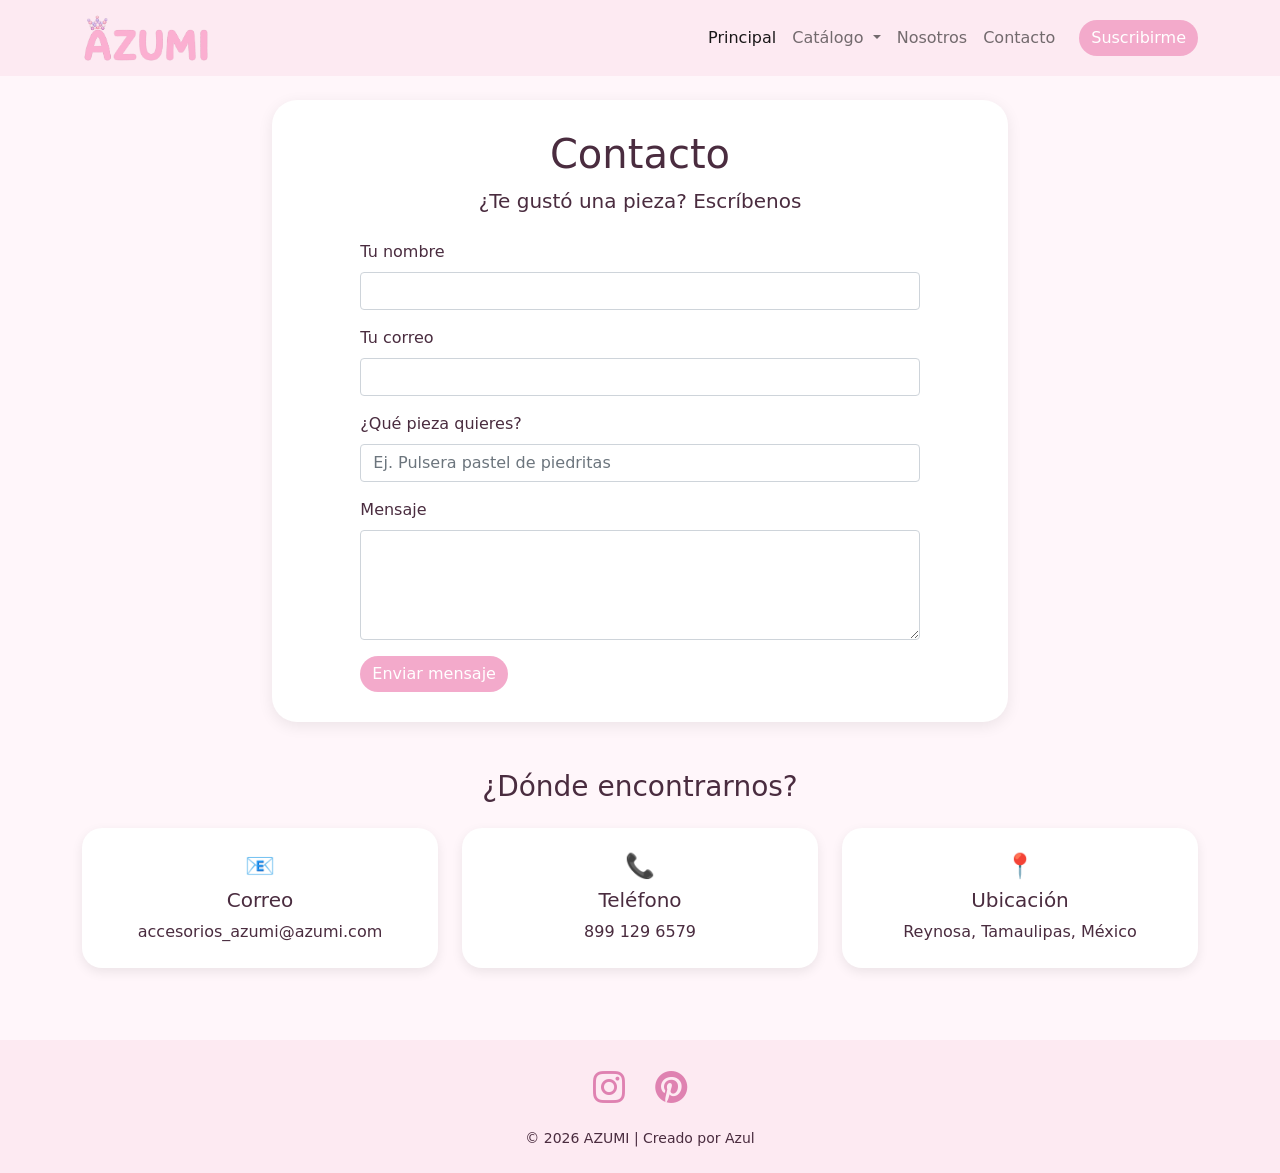
<file: contacto.html>
<!DOCTYPE html>
<html lang="es">
<head>
    <meta charset="UTF-8">
    <meta name="viewport" content="width=device-width, initial-scale=1.0">
    <meta name="author" content="Azul">
    <meta name="description" content="AZUMI: Bisuteria echa a mano">
    <title>AZUMI</title>
    <link rel="icon" href="imagenes/logo-a-azumi.png" type="png" >
    <link rel="stylesheet" href="css/bootstrap.min.css">
    <link rel="stylesheet" href="css/styles.css">
    <link rel="stylesheet" href="https://cdn.jsdelivr.net/npm/bootstrap-icons@1.13.2/font/bootstrap-icons.min.css">
</head>
<body>
<nav class="navbar navbar-expand-lg navbar-light sticky-top" style="background:#fdeaf2;">
  <div class="container">
    <a class="navbar-brand" href="index.html">
      <img src="imagenes/logo-azumi.png" alt="" height="50px">
    </a>
    <button class="navbar-toggler" type="button" data-bs-toggle="collapse" data-bs-target="#navbarNavDropdown" aria-controls="navbarNavDropdown" aria-expanded="false" aria-label="Toggle navigation">
      <span class="navbar-toggler-icon"></span>
    </button>
    <div class="collapse navbar-collapse" id="navbarNavDropdown">
      <ul class="navbar-nav ms-auto">
        <li class="nav-item">
          <a class="nav-link active" aria-current="page" href="index.html">Principal</a>
        </li>
        <li class="nav-item dropdown">
          <a class="nav-link dropdown-toggle" href="#" id="navbarDropdownMenuLink" role="button" data-bs-toggle="dropdown" aria-expanded="false">
            Catálogo
          </a>
          <ul class="dropdown-menu" aria-labelledby="navbarDropdownMenuLink">
            <li><a class="dropdown-item" href="pulseras.html">Pulseras</a></li>
            <li><a class="dropdown-item" href="collares.html">Collares</a></li>
            <li><a class="dropdown-item" href="aretes.html">Aretes</a></li>
            <li><a class="dropdown-item" href="anillos.html">Anillos</a></li>
          </ul>
        </li>
        <li class="nav-item">
          <a class="nav-link" href="acerca_de.html">Nosotros</a>
        </li>
        <li class="nav-item">
          <a class="nav-link" href="contacto.html">Contacto</a>
        </li>
      </ul>
      <a class="btn btn-rosa ms-lg-3 mt-2 mt-lg-0" href="suscripcion.html">Suscribirme</a>
    </div>
  </div>
</nav>

<main class="container my-4">
  <div class="row justify-content-center">
  <div class="col-lg-8">
  <div class="formulario-card">
  <div class="text-center mb-4">
    <h1>Contacto</h1>
    <p class="lead">¿Te gustó una pieza? Escríbenos</p>
  </div>
  <div class="row justify-content-center">
    <!-- Formulario -->
    <div class="col-md-10">
      <form class="needs-validation" novalidate>
        <div class="mb-3">
          <label class="form-label">Tu nombre</label>
          <input class="form-control" required>
          <div class="invalid-feedback">Este campo es obligatorio.</div>
        </div>
        <div class="mb-3">
          <label class="form-label">Tu correo</label>
          <input type="email" class="form-control" required>
          <div class="invalid-feedback">Introduce un correo válido.</div>
        </div>
        <div class="mb-3">
          <label class="form-label">¿Qué pieza quieres?</label>
          <input class="form-control" placeholder="Ej. Pulsera pastel de piedritas">
        </div>
        <div class="mb-3">
          <label class="form-label">Mensaje</label>
          <textarea class="form-control" rows="4" required></textarea>
          <div class="invalid-feedback">Escribe un mensaje.</div>
        </div>
        <button type="submit" class="btn btn-rosa">Enviar mensaje</button>
      </form>
      <div id="ok-contacto" class="alert alert-success mt-3 d-none">¡Gracias! Tu mensaje se envió.</div>
    </div>
  </div>
  </div>
  </div>
  </div>

  <section class="mt-5">
    <h3 class="text-center mb-4">¿Dónde encontrarnos?</h3>
    <div class="row g-4">
        <div class="col-md-4">
            <div class="card contacto-card text-center p-4 h-100">
                <h4>📧</h4>
                <h5>Correo</h5>
                <p class="mb-0">accesorios_azumi@azumi.com</p>
            </div>
        </div>
        <div class="col-md-4">
            <div class="card contacto-card text-center p-4 h-100">
                <h4>📞</h4>
                <h5>Teléfono</h5>
                <p class="mb-0">899 129 6579</p>
            </div>
        </div>
        <div class="col-md-4">
            <div class="card contacto-card text-center p-4 h-100">
                <h4>📍</h4>
                <h5>Ubicación</h5>
                <p class="mb-0">
                    Reynosa, Tamaulipas, México
                </p>
            </div>
        </div>
    </div>
 </section>
</main>
  

<!--Footer-->
<footer class="footer-azumi mt-5 py-4">
    <div class="container text-center">
        <div class="social-icons mb-3">
            <a href="https://instagram.com/azullitooz" target="_blank"><i class="bi bi-instagram"></i></a>
            <a href="https://pinterest.com/" target="_blank"><i class="bi bi-pinterest"></i></a>
        </div> 
        <p class="mb-0 small">© 2026 AZUMI | Creado por Azul</p>
    </div>
</footer>
<script src="js/bootstrap.bundle.min.js"></script>
<script>
(function () {
  'use strict'
  var forms = document.querySelectorAll('.needs-validation')
  Array.prototype.slice.call(forms)
    .forEach(function (form) {
      form.addEventListener('submit', function (event) {
        if (!form.checkValidity()) {
          event.preventDefault()
          event.stopPropagation()
        }
        form.classList.add('was-validated')
      }, false)
    })
})()
</script>
</body>
</html>
</file>
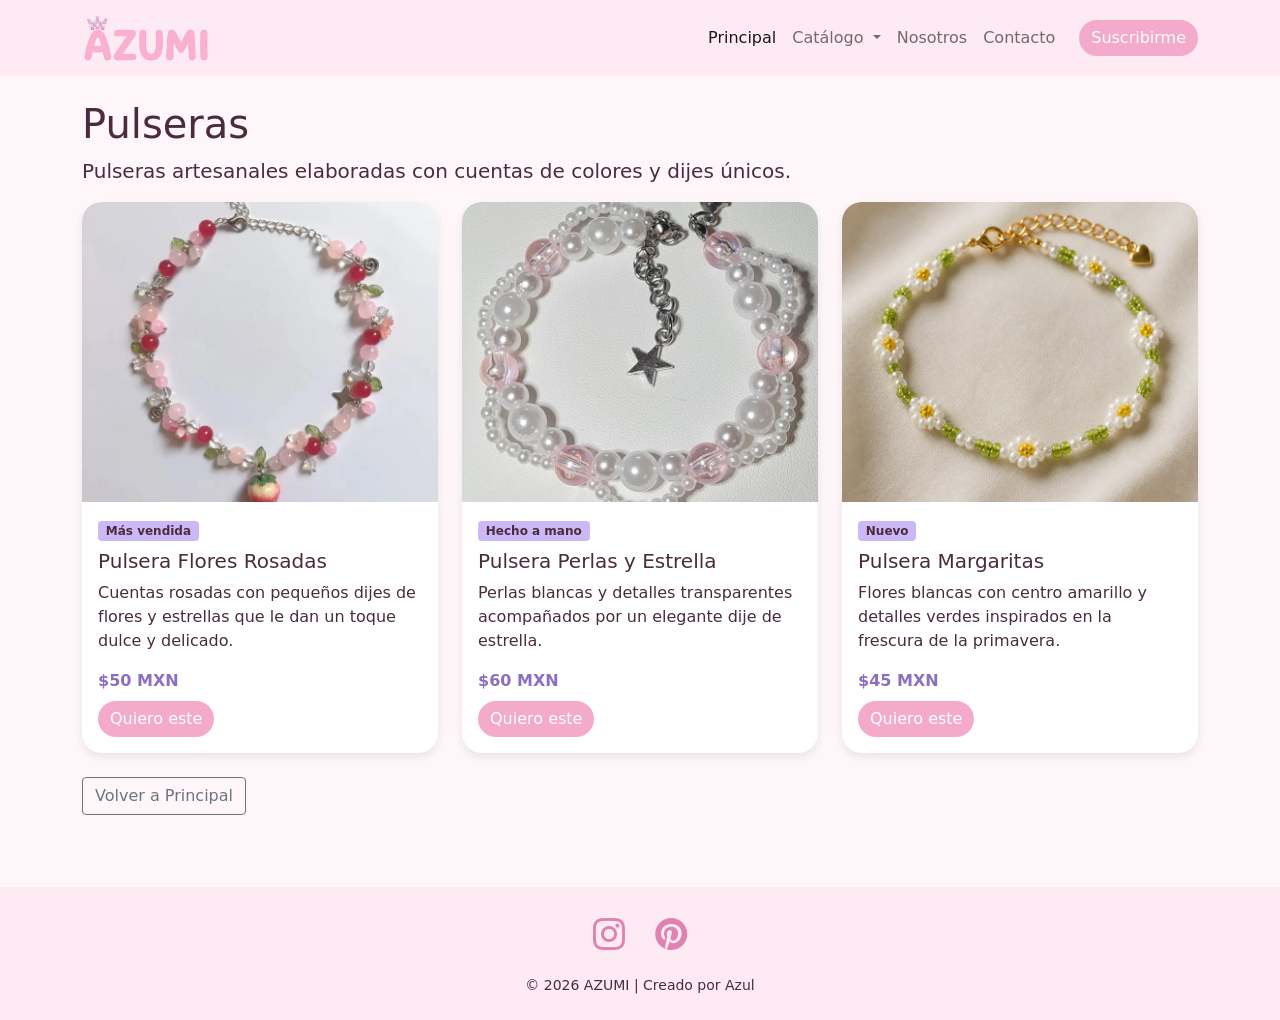
<file: pulseras.html>
<!DOCTYPE html>
<html lang="es">
<head>
    <meta charset="UTF-8">
    <meta name="viewport" content="width=device-width, initial-scale=1.0">
    <meta name="author" content="Azul">
    <meta name="description" content="AZUMI: Bisuteria echa a mano">
    <title>AZUMI</title>
    <link rel="icon" href="imagenes/logo-a-azumi.png" type="png" >
    <link rel="stylesheet" href="css/bootstrap.min.css">
    <link rel="stylesheet" href="css/styles.css">
    <link rel="stylesheet" href="https://cdn.jsdelivr.net/npm/bootstrap-icons@1.11.3/font/bootstrap-icons.min.css">
</head>
<body>
<nav class="navbar navbar-expand-lg navbar-light sticky-top" style="background:#fdeaf2;">
  <div class="container">
    <a class="navbar-brand" href="index.html">
      <img src="imagenes/logo-azumi.png" alt="" height="50px">
    </a>
    <button class="navbar-toggler" type="button" data-bs-toggle="collapse" data-bs-target="#navbarNavDropdown" aria-controls="navbarNavDropdown" aria-expanded="false" aria-label="Toggle navigation">
      <span class="navbar-toggler-icon"></span>
    </button>
    <div class="collapse navbar-collapse" id="navbarNavDropdown">
      <ul class="navbar-nav ms-auto">
        <li class="nav-item">
          <a class="nav-link active" aria-current="page" href="index.html">Principal</a>
        </li>
        <li class="nav-item dropdown">
          <a class="nav-link dropdown-toggle" href="#" id="navbarDropdownMenuLink" role="button" data-bs-toggle="dropdown" aria-expanded="false">
            Catálogo
          </a>
          <ul class="dropdown-menu" aria-labelledby="navbarDropdownMenuLink">
            <li><a class="dropdown-item" href="pulseras.html">Pulseras</a></li>
            <li><a class="dropdown-item" href="collares.html">Collares</a></li>
            <li><a class="dropdown-item" href="aretes.html">Aretes</a></li>
            <li><a class="dropdown-item" href="anillos.html">Anillos</a></li>
          </ul>
        </li>
        <li class="nav-item">
          <a class="nav-link" href="acerca_de.html">Nosotros</a>
        </li>
        <li class="nav-item">
          <a class="nav-link" href="contacto.html">Contacto</a>
        </li>
      </ul>
      <a class="btn btn-rosa ms-lg-3 mt-2 mt-lg-0" href="suscripcion.html">Suscribirme</a>
    </div>
  </div>
</nav>

<main class="container my-4">
  <h1>Pulseras</h1>
  <p class="lead">Pulseras artesanales elaboradas con cuentas de colores y dijes únicos.</p>
  <div class="row">
    <div class="col-md-4 mb-4">
      <div class="card h-100">
        <img src="imagenes/pulsera1.jpg" class="card-img-top" alt="Pulsera pastel de piedritas">
        <div class="card-body">
          <span class="badge badge-genero mb-2">Más vendida</span>
          <h5 class="card-title">Pulsera Flores Rosadas</h5>
          <p class="card-text">Cuentas rosadas con pequeños dijes de flores y estrellas que le dan un toque dulce y delicado.</p>
          <p class="fw-bold text-lila mb-2">$50 MXN</p>
          <a class="btn btn-rosa" href="contacto.html">Quiero este</a>
        </div>
      </div>
    </div>
    <div class="col-md-4 mb-4">
      <div class="card h-100">
        <img src="imagenes/pulsera2.jpg" class="card-img-top" alt="Pulsera menta y rosa">
        <div class="card-body">
          <span class="badge badge-genero mb-2">Hecho a mano</span>
          <h5 class="card-title">Pulsera Perlas y Estrella</h5>
          <p class="card-text">Perlas blancas y detalles transparentes acompañados por un elegante dije de estrella.</p>
          <p class="fw-bold text-lila mb-2">$60 MXN</p>
          <a class="btn btn-rosa" href="contacto.html">Quiero este</a>
        </div>
      </div>
    </div>
    <div class="col-md-4 mb-4">
      <div class="card h-100">
        <img src="imagenes/pulsera3.jpg" class="card-img-top" alt="Pulsera con florecita rosa">
        <div class="card-body">
          <span class="badge badge-genero mb-2">Nuevo</span>
          <h5 class="card-title">Pulsera Margaritas</h5>
          <p class="card-text">Flores blancas con centro amarillo y detalles verdes inspirados en la frescura de la primavera.</p>
          <p class="fw-bold text-lila mb-2">$45 MXN</p>
          <a class="btn btn-rosa" href="contacto.html">Quiero este</a>
        </div>
      </div>
    </div>
  </div>
  <a class="btn btn-outline-secondary" href="index.html">Volver a Principal</a>
</main>
  

<!--Footer-->
<footer class="footer-azumi mt-5 py-4">
    <div class="container text-center">
        <div class="social-icons mb-3">
            <a href="https://instagram.com/azullitooz" target="_blank"><i class="bi bi-instagram"></i></a>
            <a href="https://pinterest.com/" target="_blank"><i class="bi bi-pinterest"></i></a>
        </div> 
        <p class="mb-0 small">© 2026 AZUMI | Creado por Azul</p>
    </div>
</footer>
<script src="js/bootstrap.bundle.min.js"></script>
</body>
</html>
</file>
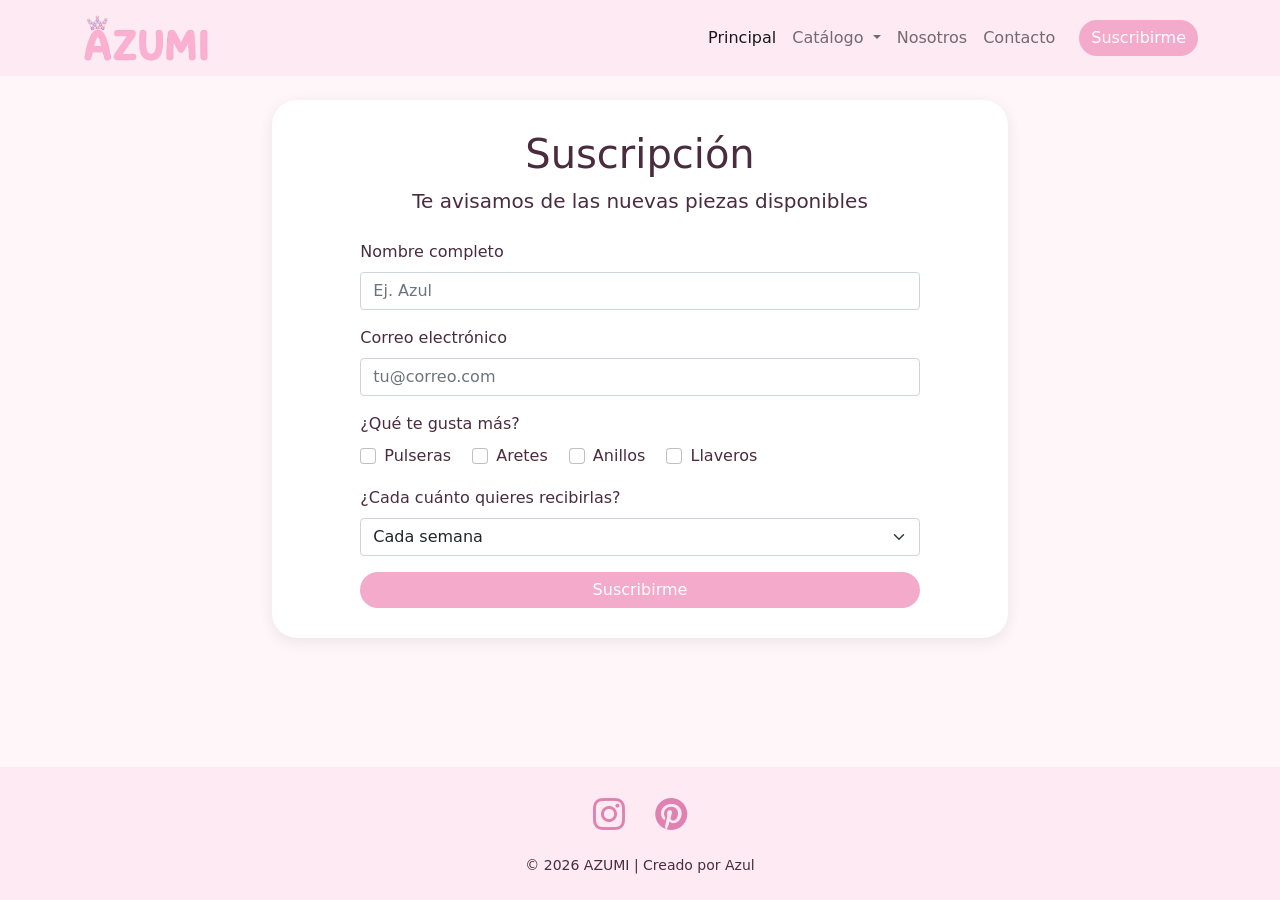
<file: suscripcion.html>
<!DOCTYPE html>
<html lang="es">
<head>
    <meta charset="UTF-8">
    <meta name="viewport" content="width=device-width, initial-scale=1.0">
    <meta name="author" content="Azul">
    <meta name="description" content="AZUMI: Bisuteria echa a mano">
    <title>AZUMI</title>
    <link rel="icon" href="imagenes/logo-a-azumi.png" type="png" >
    <link rel="stylesheet" href="css/bootstrap.min.css">
    <link rel="stylesheet" href="css/styles.css">
    <link rel="stylesheet" href="https://cdn.jsdelivr.net/npm/bootstrap-icons@1.11.3/font/bootstrap-icons.min.css">
</head>
<body>
<nav class="navbar navbar-expand-lg navbar-light sticky-top" style="background:#fdeaf2;">
  <div class="container">
    <a class="navbar-brand" href="index.html">
      <img src="imagenes/logo-azumi.png" alt="" height="50px">
    </a>
    <button class="navbar-toggler" type="button" data-bs-toggle="collapse" data-bs-target="#navbarNavDropdown" aria-controls="navbarNavDropdown" aria-expanded="false" aria-label="Toggle navigation">
      <span class="navbar-toggler-icon"></span>
    </button>
    <div class="collapse navbar-collapse" id="navbarNavDropdown">
      <ul class="navbar-nav ms-auto">
        <li class="nav-item">
          <a class="nav-link active" aria-current="page" href="index.html">Principal</a>
        </li>
        <li class="nav-item dropdown">
          <a class="nav-link dropdown-toggle" href="#" id="navbarDropdownMenuLink" role="button" data-bs-toggle="dropdown" aria-expanded="false">
            Catálogo
          </a>
          <ul class="dropdown-menu" aria-labelledby="navbarDropdownMenuLink">
            <li><a class="dropdown-item" href="pulseras.html">Pulseras</a></li>
            <li><a class="dropdown-item" href="collares.html">Collares</a></li>
            <li><a class="dropdown-item" href="aretes.html">Aretes</a></li>
            <li><a class="dropdown-item" href="anillos.html">Anillos</a></li>
          </ul>
        </li>
        <li class="nav-item">
          <a class="nav-link" href="acerca_de.html">Nosotros</a>
        </li>
        <li class="nav-item">
          <a class="nav-link" href="contacto.html">Contacto</a>
        </li>
      </ul>
      <a class="btn btn-rosa ms-lg-3 mt-2 mt-lg-0" href="suscripcion.html">Suscribirme</a>
    </div>
  </div>
</nav>

<main class="container my-4">
  <div class="row justify-content-center">
  <div class="col-lg-8">
  <div class="formulario-card">
  <div class="text-center mb-4">
    <h1>Suscripción</h1>
    <p class="lead">Te avisamos de las nuevas piezas disponibles</p>
  </div>
  <div class="row justify-content-center">
    <div class="col-md-10">
      <form class="needs-validation" novalidate>
        <div class="mb-3">
          <label class="form-label">Nombre completo</label>
          <input
            class="form-control"
            placeholder="Ej. Azul"
            required>
          <div class="invalid-feedback">
            Este campo es obligatorio.
          </div>
        </div>
        <div class="mb-3">
          <label class="form-label">Correo electrónico</label>
          <input
            type="email"
            class="form-control"
            placeholder="tu@correo.com"
            required>
          <div class="invalid-feedback">
            Introduce un correo electrónico válido.
          </div>
        </div>
        <div class="mb-3">
          <label class="form-label d-block">
            ¿Qué te gusta más?
          </label>
          <div class="form-check form-check-inline">
            <input class="form-check-input" type="checkbox" id="g1">
            <label class="form-check-label" for="g1">Pulseras</label>
          </div>
          <div class="form-check form-check-inline">
            <input class="form-check-input" type="checkbox" id="g2">
            <label class="form-check-label" for="g2">Aretes</label>
          </div>
          <div class="form-check form-check-inline">
            <input class="form-check-input" type="checkbox" id="g3">
            <label class="form-check-label" for="g3">Anillos</label>
          </div>
          <div class="form-check form-check-inline">
            <input class="form-check-input" type="checkbox" id="g4">
            <label class="form-check-label" for="g4">Llaveros</label>
          </div>
        </div>
        <div class="mb-3">
          <label class="form-label">
            ¿Cada cuánto quieres recibirlas?
          </label>
          <select class="form-select">
            <option>Cada semana</option>
            <option>Cada 15 días</option>
            <option>Cada mes</option>
          </select>
        </div>
        <button type="submit" class="btn btn-rosa w-100">
          Suscribirme
        </button>
      </form>
      <div id="ok-sub" class="alert alert-success mt-3 d-none">
        ¡Listo! Ya estás suscrita/o a AZUMI
      </div>
    </div>
  </div>
  </div>
  </div>
  </div>
</main>

<!--Footer-->
<footer class="footer-azumi mt-5 py-4">
    <div class="container text-center">
        <div class="social-icons mb-3">
            <a href="https://instagram.com/azullitooz" target="_blank"><i class="bi bi-instagram"></i></a>
            <a href="https://pinterest.com/" target="_blank"><i class="bi bi-pinterest"></i></a>
        </div> 
        <p class="mb-0 small">© 2026 AZUMI | Creado por Azul</p>
    </div>
</footer>
<script src="js/bootstrap.bundle.min.js"></script>
<script>
(function () {
  'use strict'
  var forms = document.querySelectorAll('.needs-validation')
  Array.prototype.slice.call(forms)
    .forEach(function (form) {
      form.addEventListener('submit', function (event) {
        if (!form.checkValidity()) {
          event.preventDefault()
          event.stopPropagation()
        }
        form.classList.add('was-validated')
      }, false)
    })
})()
</script>
</body>
</html>
</file>
<file: css/styles.css>
/* AZUMI — estilos propios, dentro del <head>, como en el ejemplo del profe */
html{
    height:100%;
}

main{
    flex:1;
}

/* Color de fondo de toda la página y color del texto */
body
{
    background:#fff6fa;
    font-family:'Segoe UI',system-ui,sans-serif;
    color:#4a2c3f;

    min-height:100vh;
    display:flex;
    flex-direction:column;
}

/* Nombre de la marca en el navbar */
.navbar-brand
{ 
    font-weight:800; 
    letter-spacing:2px; 
}

.info-card 
{
    max-width: 700px;
    width: 90%;
}

/* Tarjetas: sin borde, con sombrita rosa y esquinas redondas */
.card
{
    border: none;
    border-radius: 20px;
    overflow: hidden;
    box-shadow: 0 4px 10px rgba(0,0,0,.08);
}
.card-img-top
{
    height: 300px;
    object-fit: cover;
}

/* Botón rosa de AZUMI */
.btn-rosa{ 
    background:#f3aacb; 
    color:#fff; 
    border:none; 
    border-radius:2rem; 
}
.btn-rosa:hover
{ 
    background:#f3aacb; 
    color:#fff; 
}

/* Precios en lila */
.text-lila
{ 
    color:#8b6fc0; 
}

/* Etiquetas de las tarjetas */
.badge-genero
{ 
    background:#cbb8f5; 
    color:#4a2c3f; 
}

/* Pie de página rosa */
footer
{ 
    background:#fdeaf2; 
    color:#4a2c3f; 
}
.social-icons a{
    color:#df82b1;
    font-size:2rem;
    margin:0 12px;
    transition:.3s;
}

.social-icons a:hover{
    color:#c95d97;
    transform:translateY(-4px);
}

.social-icons i{
    display:inline-block;
}

/* Escritorio */
#carrusel .carousel-item img{
    height: 420px;
    object-fit: cover;
}

/* Móvil */
@media (max-width: 576px){
    #carrusel .carousel-item img{
        height: 320px;
    }
}
/* Efecto de los íconos de redes: se levantan y se les pone sombra rosa al pasar el mouse */
.efecto-icono
{
    transition: transform 0.3s ease, filter 0.3s ease;
}

.efecto-icono:hover
{
    transform: translateY(-15px);
    filter: drop-shadow(0 4px 6px #e79ec0);
}

/* Íconos de redes en Contacto, en grande y en rosa */
.redes-contacto i
{ 
    font-size:2.5rem; 
    color:#d97ba8; 
}

.rounded-circle
{
    width: 220px;
    height: 220px;
    object-fit: cover;
    border-radius: 50%;
    border: 5px solid #f3a7c6;
    box-shadow: 0 4px 10px rgba(0,0,0,.15);
}
.formulario-card
{
    background: #ffffff;
    border-radius: 25px;
    padding: 30px;
    box-shadow: 0 4px 15px rgba(0,0,0,.08);
}
.contacto-card
{
    border: none;
    border-radius: 20px;
    box-shadow: 0 4px 12px rgba(0,0,0,.08);
}

/* Móvil */
@media (max-width:576px)
{

    .formulario-card{
        padding:20px;
    }

    .contacto-card
    {
        max-width: 300px;
        margin: auto;
    }

    .contacto-card h4{
        font-size:1.3rem;
        margin-bottom:5px;
    }

    .contacto-card h6{
        font-size:.75rem;
        margin-bottom:3px;
    }

    .contacto-card small{
        font-size:.6rem;
        display:block;
    }
}
</file>
